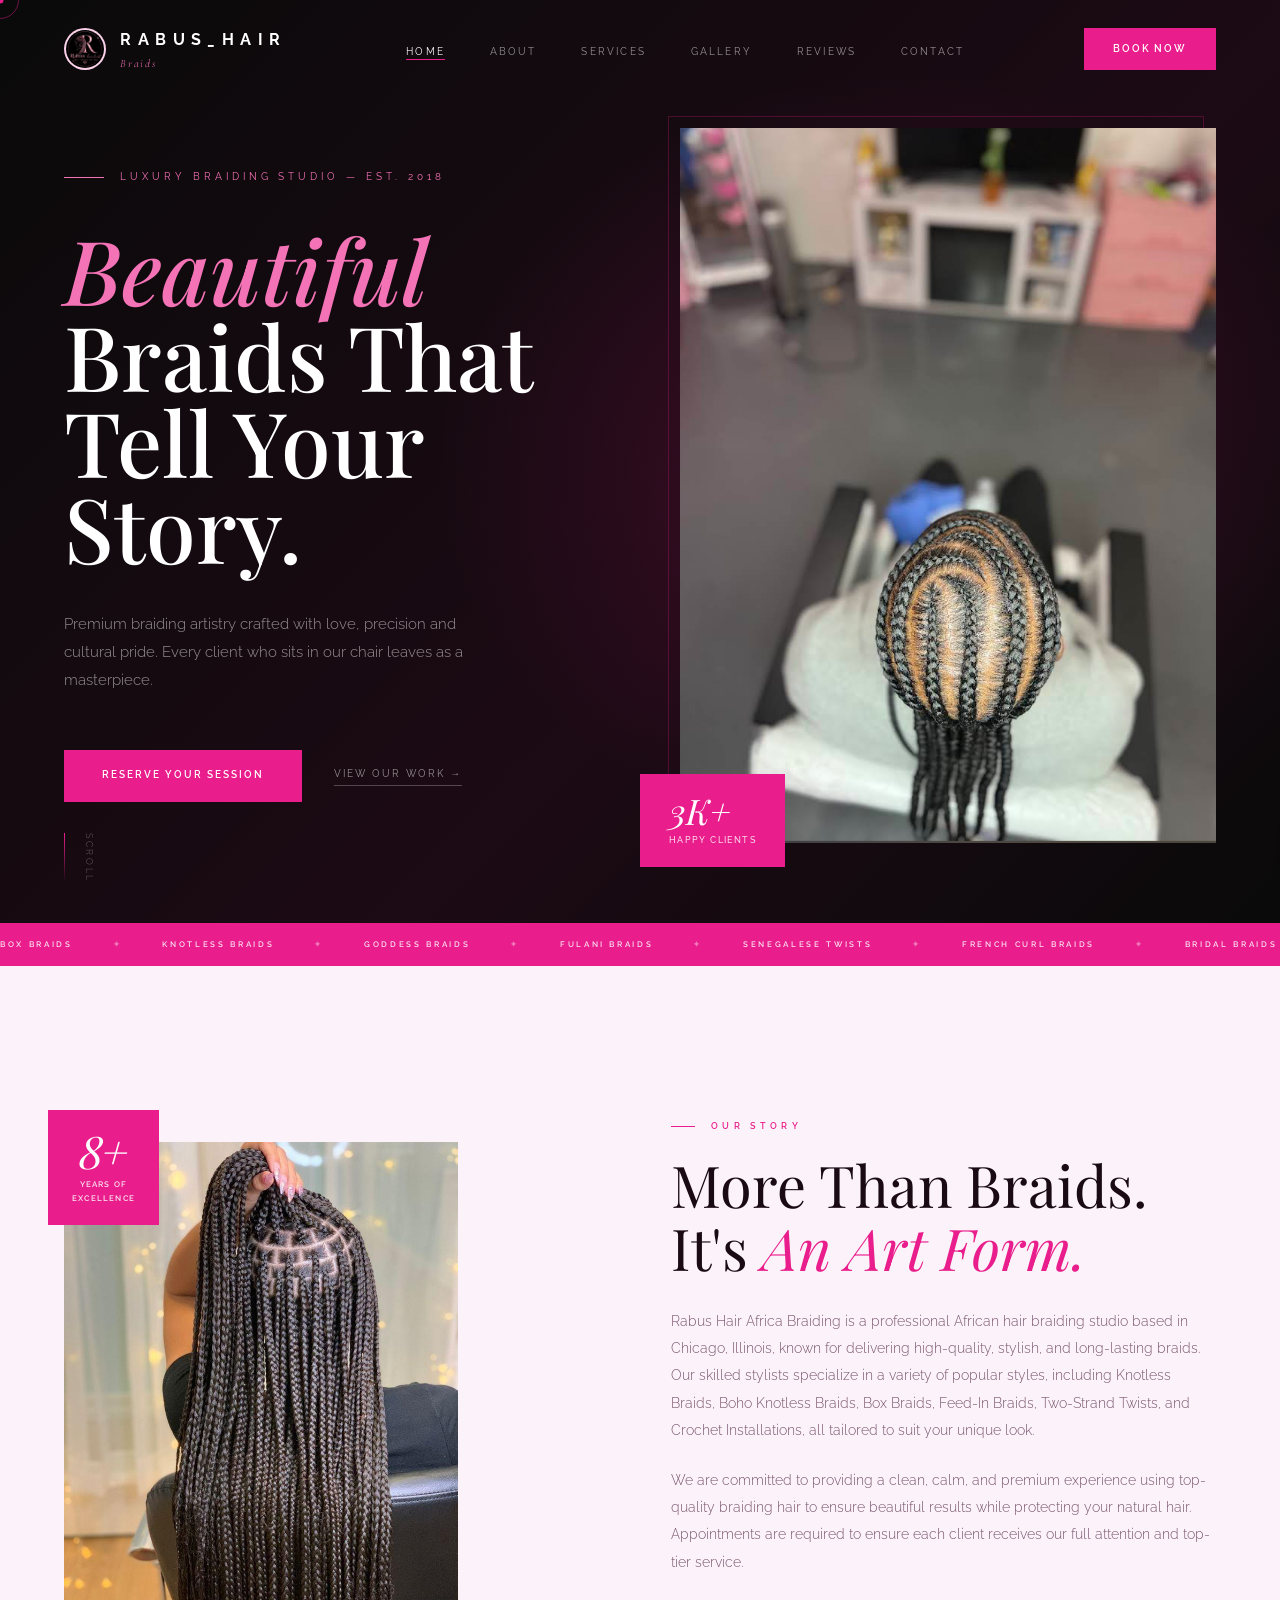
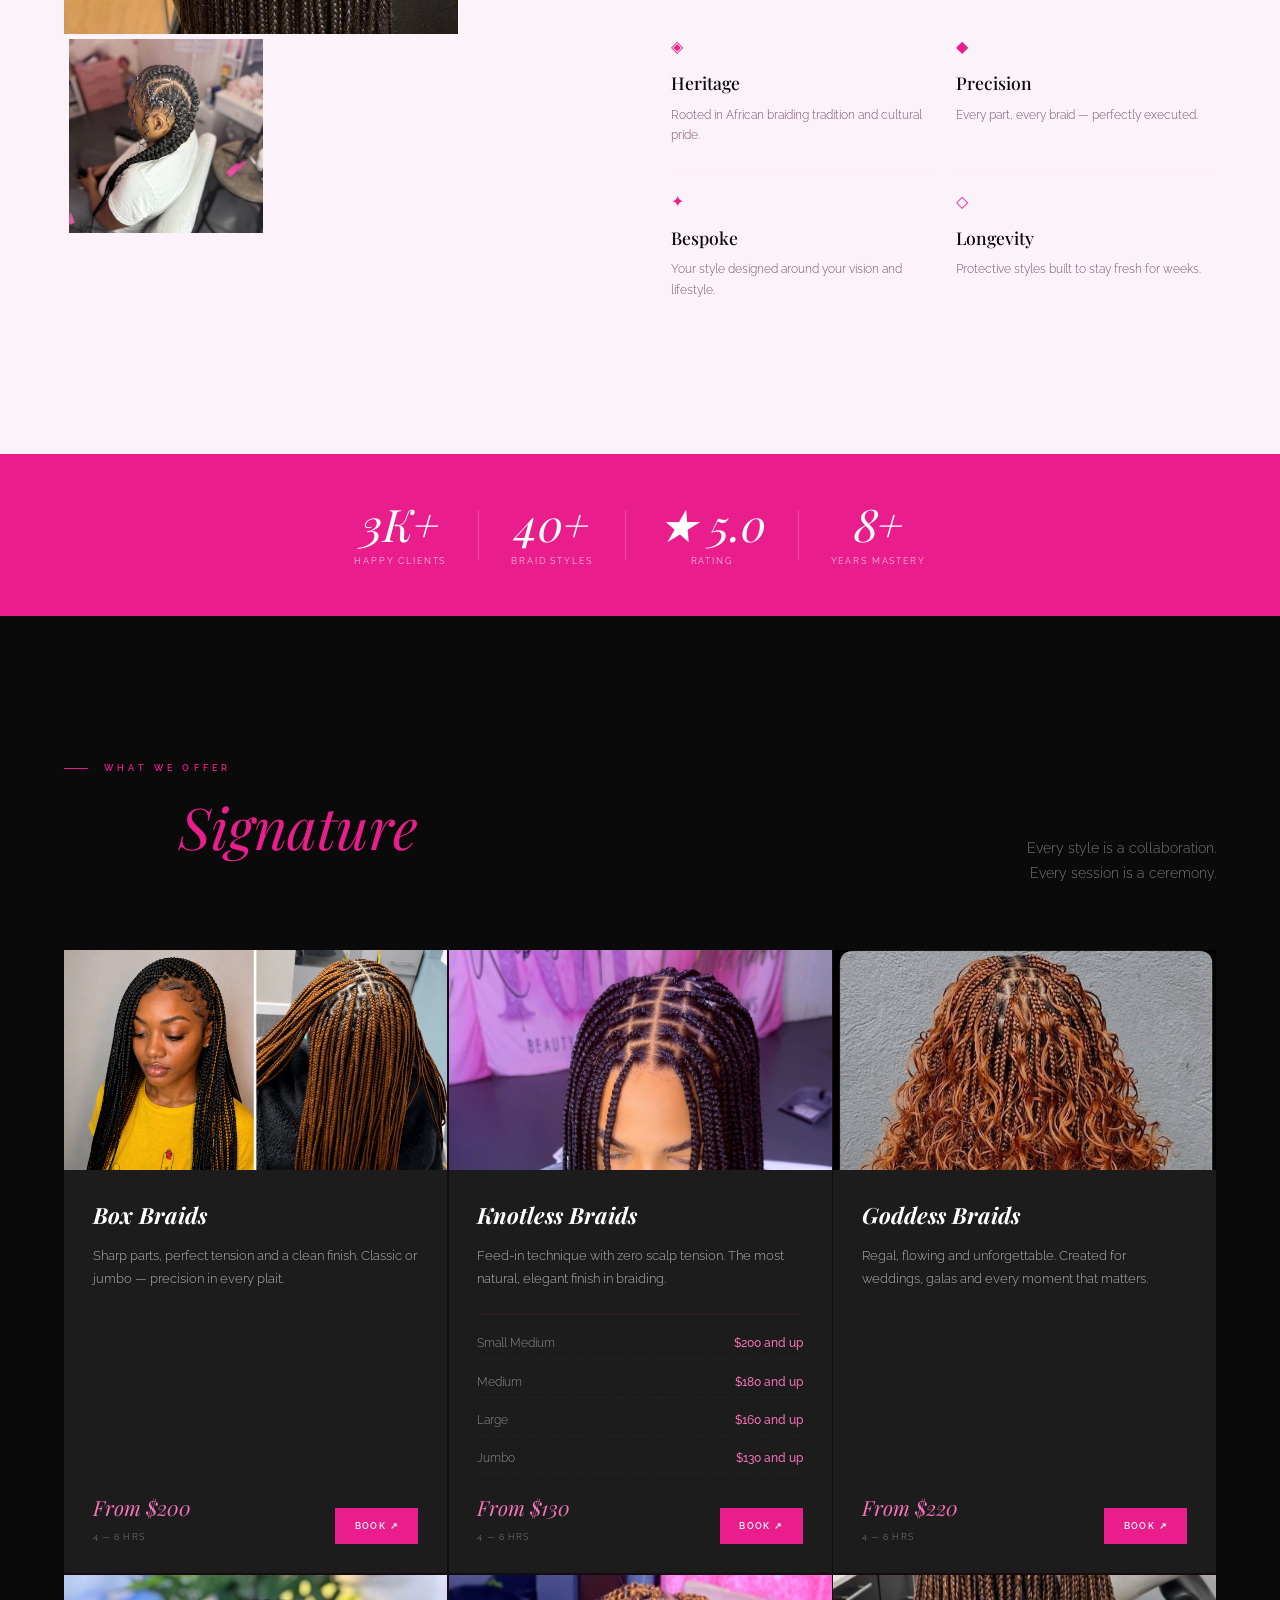
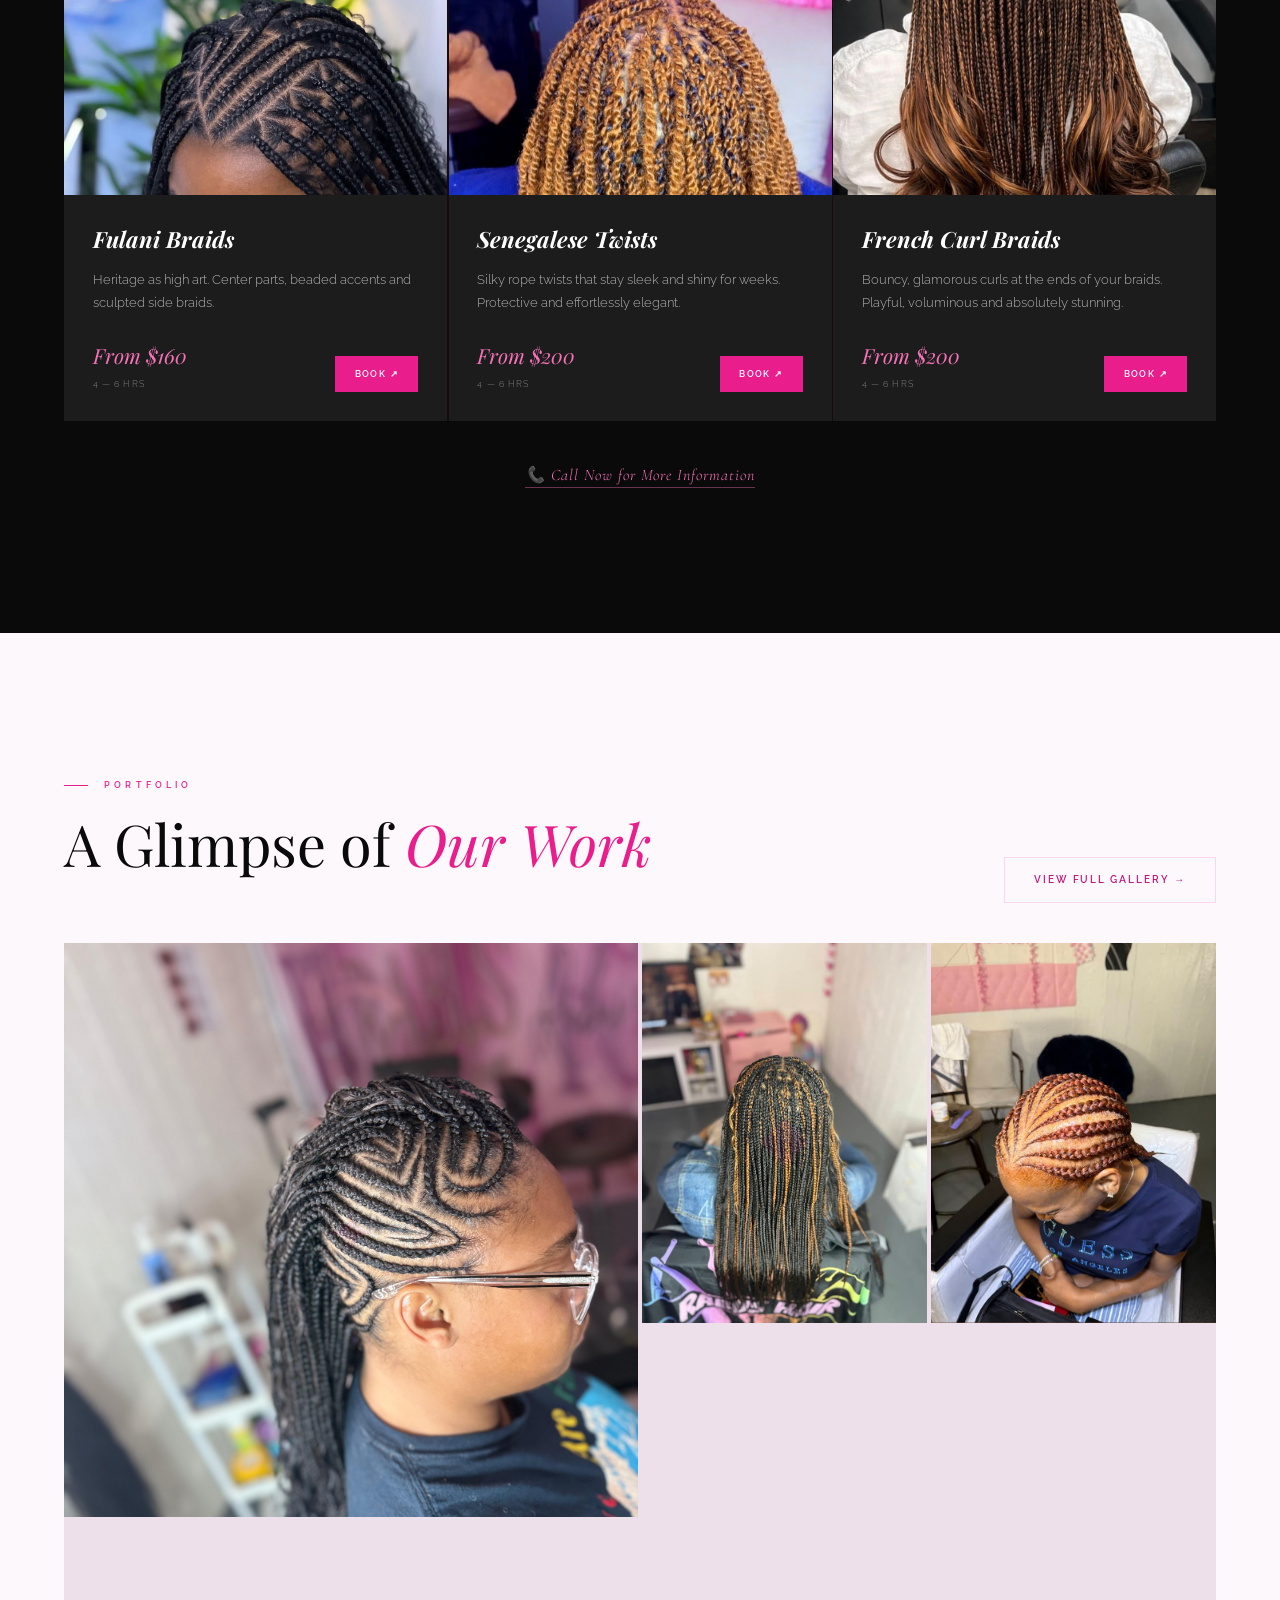
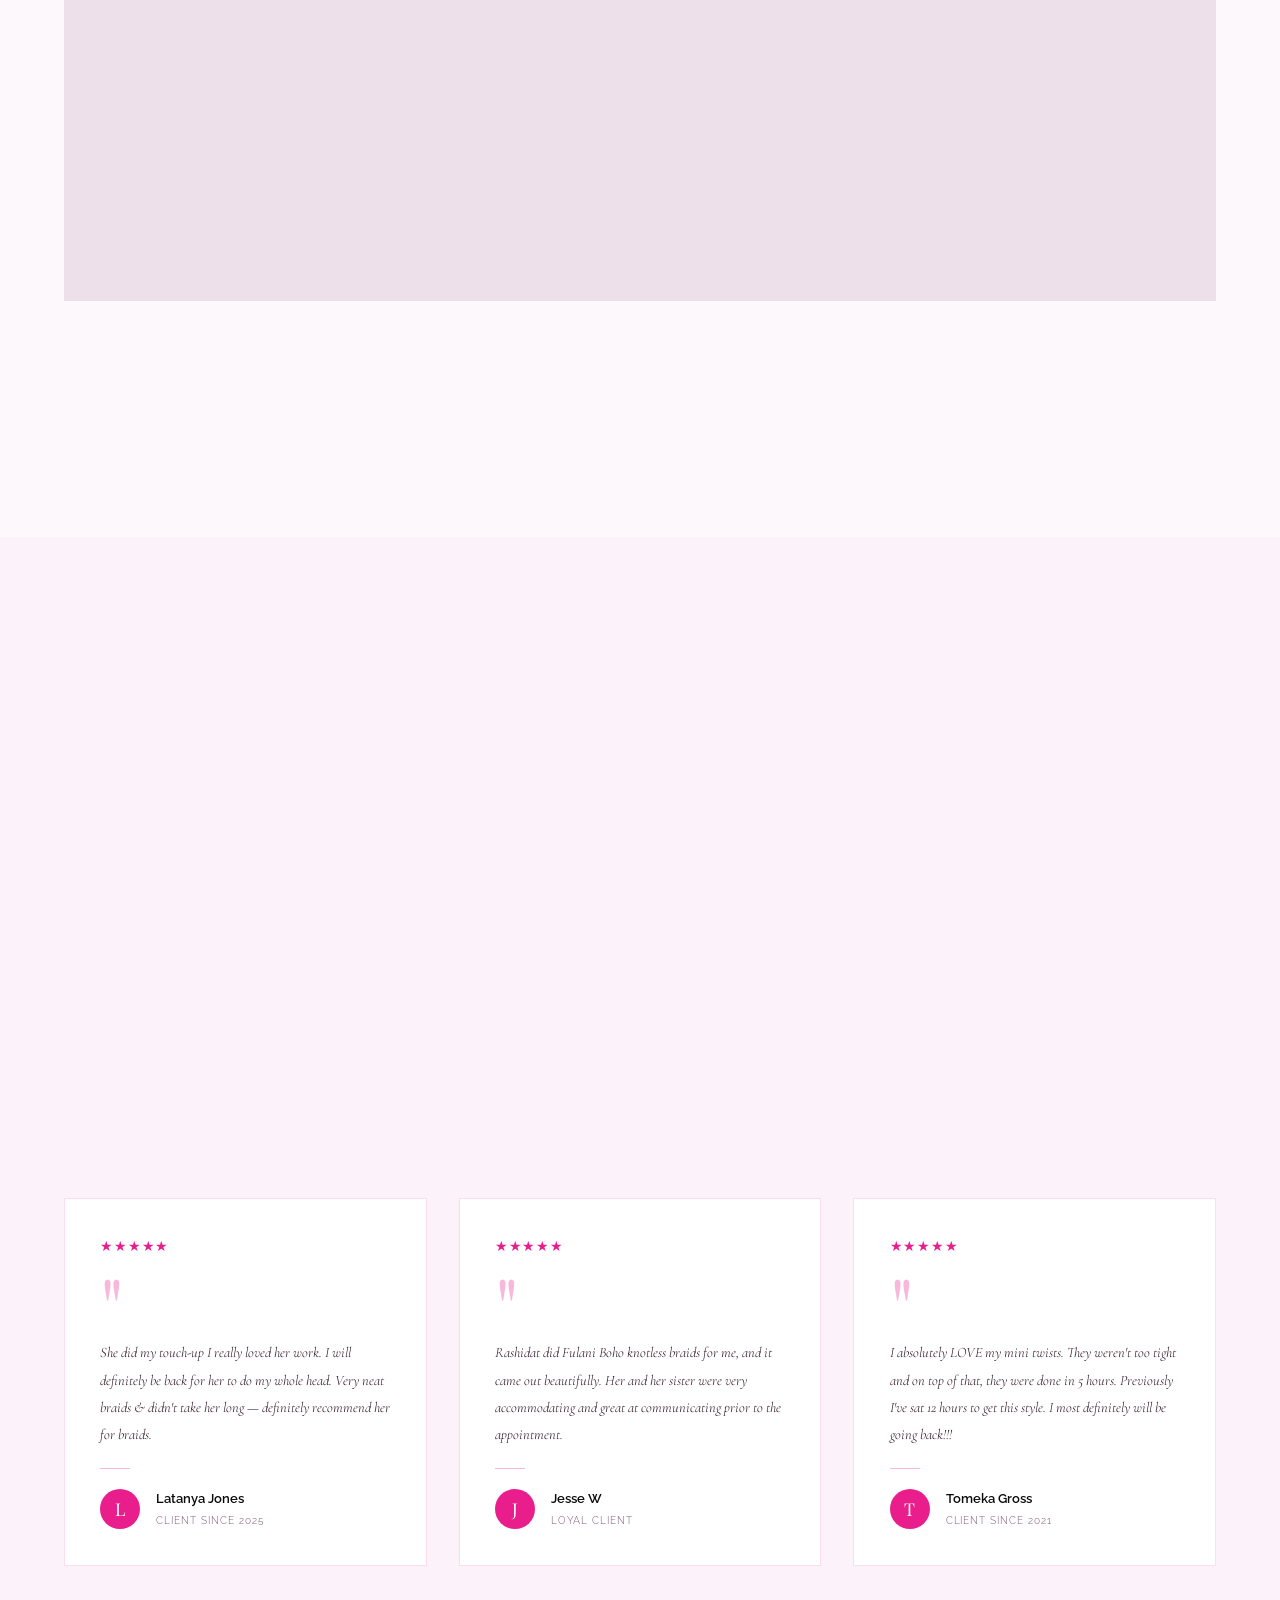
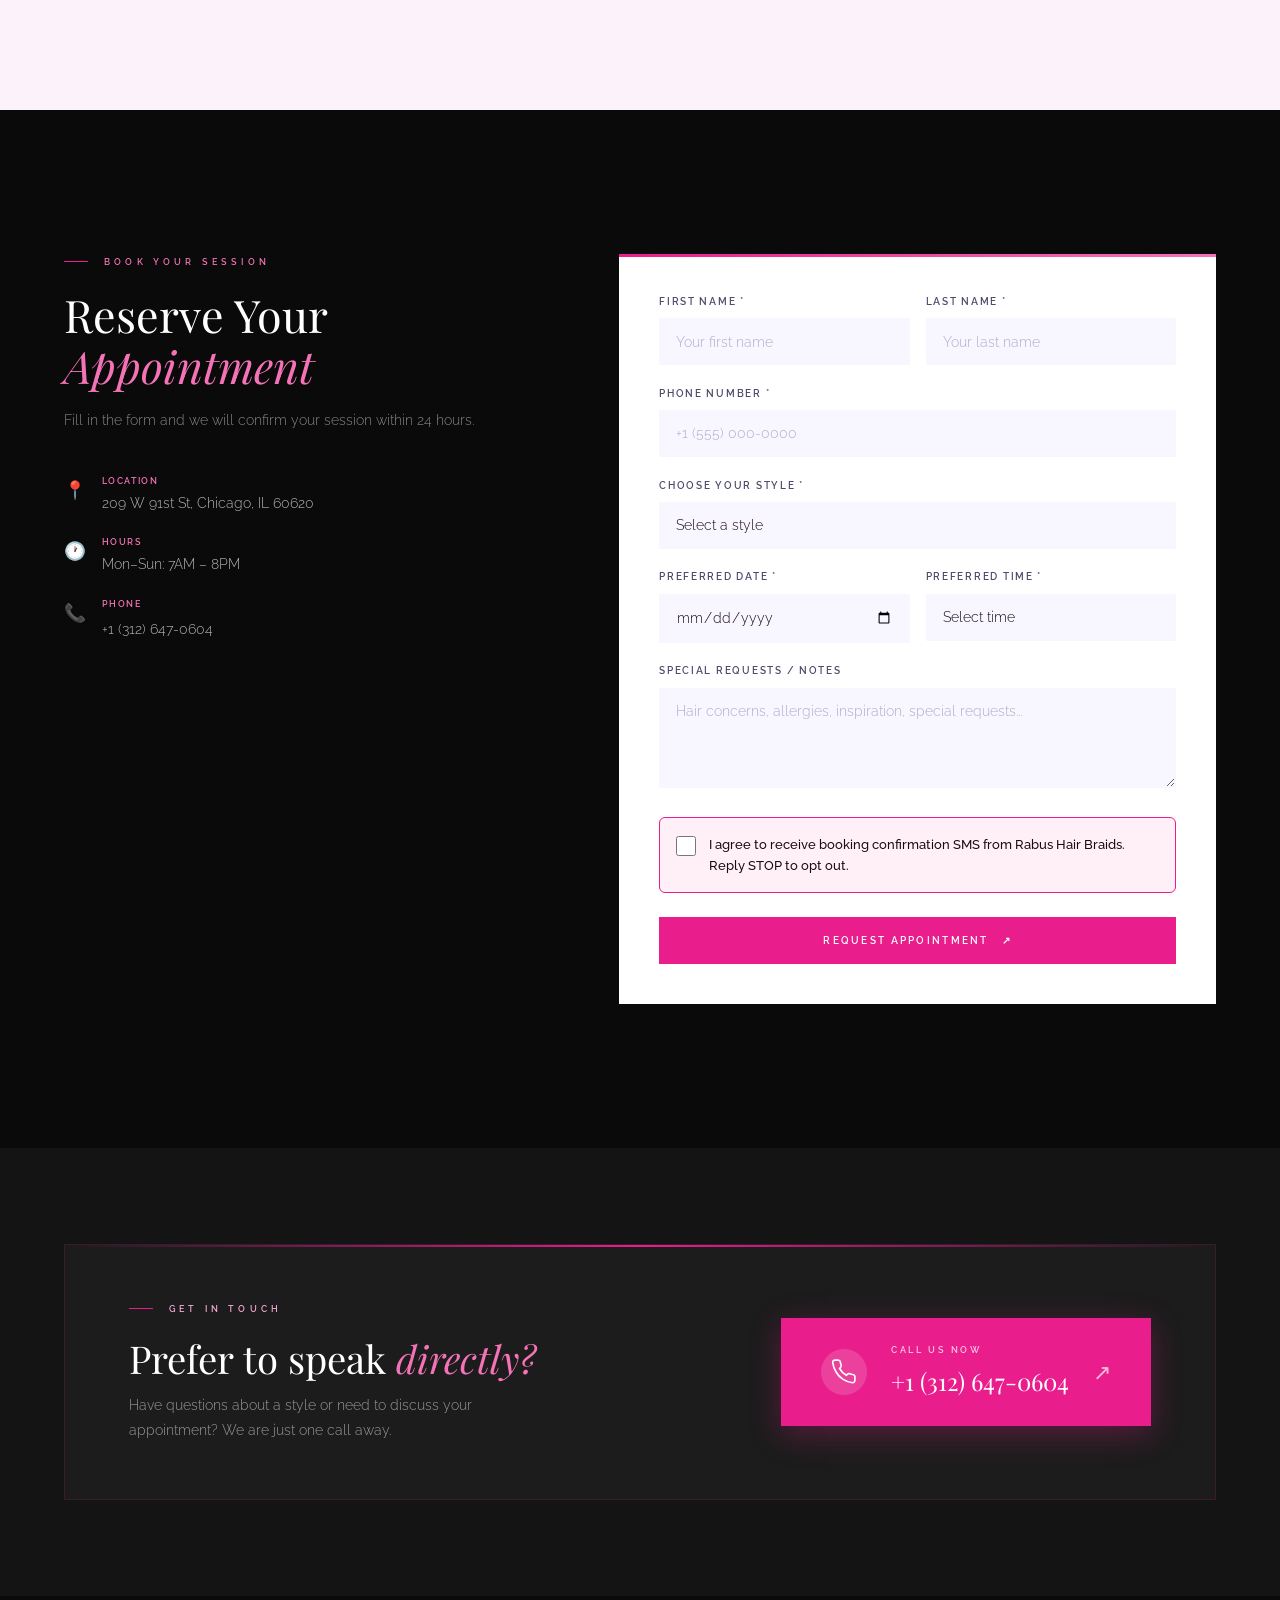
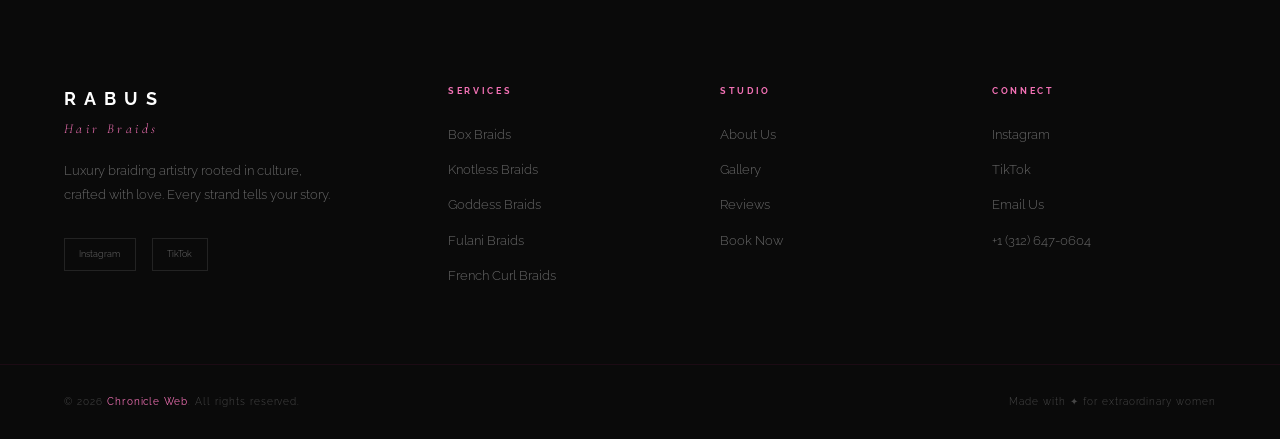
<file: index.html>
<!DOCTYPE html>
<html lang="en">
<head>
  <meta charset="UTF-8">
  <meta name="viewport" content="width=device-width, initial-scale=1.0">
  <title>Rabus Hair Braids — Luxury Braiding Studio</title>
  <link rel="preconnect" href="https://fonts.googleapis.com">
  <link rel="preconnect" href="https://fonts.gstatic.com" crossorigin>
  <link href="https://fonts.googleapis.com/css2?family=Playfair+Display:ital,wght@0,400;0,500;1,400;1,500&family=Raleway:wght@300;400;500;600;700&family=Cormorant+Garamond:ital,wght@0,400;1,400&display=swap" rel="stylesheet">
  <link rel="stylesheet" href="styles.css">
</head>
<body class="page-home">

  <!-- LOADER -->
  <div class="loader" id="loader">
    <div class="loader-box">
      <img src="images/logo.png" alt="Rabus Hair Braids" class="loader-logo">
      <div class="loader-bar-wrap"><div class="loader-bar-fill"></div></div>
      <div class="loader-sub">Luxury Braiding Studio</div>
    </div>
  </div>

  <!-- SUCCESS RECEIPT OVERLAY -->
  <div class="success-overlay" id="successOverlay">
    <div class="success-box">
      <div class="success-ring"><div class="success-tick">✓</div></div>
      <div class="success-burst">
        <span></span><span></span><span></span>
        <span></span><span></span><span></span>
      </div>
      <h2 class="success-title">Booking Received! 🎉</h2>
      <p class="success-msg">Thank you! We will confirm your appointment shortly.</p>
      <div class="receipt">
        <div class="receipt-header">
          <span class="receipt-logo">RABUS</span>
          <span class="receipt-sub">Hair Braids · Booking Receipt</span>
        </div>
        <div class="receipt-divider"></div>
        <div class="receipt-row"><span>Name</span><span id="rName">—</span></div>
        <div class="receipt-row"><span>Phone</span><span id="rPhone">—</span></div>
        <div class="receipt-row"><span>Style</span><span id="rStyle">—</span></div>
        <div class="receipt-row"><span>Date</span><span id="rDate">—</span></div>
        <div class="receipt-row"><span>Time</span><span id="rTime">—</span></div>
        <div class="receipt-row" id="rNotesRow"><span>Notes</span><span id="rNotes">—</span></div>
        <div class="receipt-divider"></div>
        <div class="receipt-footer">We will text you to confirm. See you soon! 💇‍♀️</div>
        <a href="tel:+13126470604" class="receipt-call-btn">
          <svg width="18" height="18" viewBox="0 0 24 24" fill="none" stroke="currentColor" stroke-width="2" stroke-linecap="round" stroke-linejoin="round"><path d="M22 16.92v3a2 2 0 0 1-2.18 2 19.79 19.79 0 0 1-8.63-3.07A19.5 19.5 0 0 1 4.69 12 19.79 19.79 0 0 1 1.61 3.41 2 2 0 0 1 3.6 1h3a2 2 0 0 1 2 1.72c.127.96.361 1.903.7 2.81a2 2 0 0 1-.45 2.11L7.91 8.76a16 16 0 0 0 6.29 6.29l.97-.97a2 2 0 0 1 2.11-.45c.907.339 1.85.573 2.81.7A2 2 0 0 1 22 16.92z"/></svg>
          Call Us Now — +1 (312) 647-0604
        </a>
      </div>
      <button class="success-btn" onclick="closeSuccess()">Done</button>
    </div>
  </div>

  <!-- CURSOR (desktop only) -->
  <div class="cursor" id="cursor">
    <div class="cur-ring"></div>
    <div class="cur-dot"></div>
  </div>

  <!-- TOP NAV -->
  <nav id="nav">
    <a href="index.html" class="nav-logo">
      <div class="nav-logo-img">
        <img src="images/logo.png" alt="Rabus Logo">
      </div>
      <div class="nav-logo-text">
        <span class="logo-name">Rabus_Hair</span>
        <span class="logo-tag"> Braids</span>
      </div>
    </a>
    <ul class="nav-links">
      <li><a href="#hero" class="nav-active">Home</a></li>
      <li><a href="#about">About</a></li>
      <li><a href="#services">Services</a></li>
      <li><a href="gallery.html">Gallery</a></li>
      <li><a href="#reviews">Reviews</a></li>
      <li><a href="#booking">Contact</a></li>
    </ul>
    <a href="#booking" class="nav-book">Book Now</a>
    <button class="nav-burger" id="burger" aria-label="Menu">
      <span></span><span></span><span></span>
    </button>
  </nav>

  <!-- MOBILE MENU -->
  <div class="mob-menu" id="mobMenu">
    <a href="#hero"        class="mob-link">Home</a>
    <a href="#about"       class="mob-link">About</a>
    <a href="#services"    class="mob-link">Services</a>
    <a href="gallery.html" class="mob-link">Gallery</a>
    <a href="#reviews"     class="mob-link">Reviews</a>
    <a href="#booking"     class="mob-link mob-book">Book Now</a>
  </div>

  <!-- HERO -->
  <section id="hero">
    <div class="hero-overlay"></div>
    <div class="hero-inner">
      <div class="hero-text">
        <div class="hero-tag">
          <span class="tag-line"></span>
          <span class="tag-words">Luxury Braiding Studio — Est. 2018</span>
        </div>
        <h1 class="hero-title">
          <span class="ht italic">Beautiful</span>
          <span class="ht">Braids That</span>
          <span class="ht">Tell Your Story.</span>
        </h1>
        <p class="hero-desc">Premium braiding artistry crafted with love, precision and cultural pride. Every client who sits in our chair leaves as a masterpiece.</p>
        <div class="hero-actions">
          <a href="#booking" class="btn-pink">Reserve Your Session</a>
          <a href="gallery.html" class="btn-clear">View Our Work →</a>
        </div>
      </div>
      <div class="hero-photo-wrap" id="heroWrap">
        <img src="images/hero.jpg" alt="Rabus Hair Braids" class="hero-photo">
        <div class="hero-stat">
          <div class="stat-big">3K+</div>
          <div class="stat-sm">Happy Clients</div>
        </div>
      </div>
    </div>
    <div class="hero-scroll-hint">
      <div class="scroll-bar"></div>
      <span>Scroll</span>
    </div>
  </section>

  <!-- TICKER -->
  <div class="ticker-wrap">
    <div class="ticker-inner">
      <span>BOX BRAIDS</span><span class="sep">✦</span>
      <span>KNOTLESS BRAIDS</span><span class="sep">✦</span>
      <span>GODDESS BRAIDS</span><span class="sep">✦</span>
      <span>FULANI BRAIDS</span><span class="sep">✦</span>
      <span>SENEGALESE TWISTS</span><span class="sep">✦</span>
      <span>FRENCH CURL BRAIDS</span><span class="sep">✦</span>
      <span>BRIDAL BRAIDS</span><span class="sep">✦</span>
      <span>BOX BRAIDS</span><span class="sep">✦</span>
      <span>KNOTLESS BRAIDS</span><span class="sep">✦</span>
      <span>GODDESS BRAIDS</span><span class="sep">✦</span>
      <span>FULANI BRAIDS</span><span class="sep">✦</span>
      <span>SENEGALESE TWISTS</span><span class="sep">✦</span>
      <span>FRENCH CURL BRAIDS</span><span class="sep">✦</span>
      <span>BRIDAL BRAIDS</span><span class="sep">✦</span>
    </div>
  </div>

  <!-- ABOUT -->
  <section id="about">
    <div class="wrap">
      <div class="about-grid">
        <div class="about-imgs reveal">
          <div class="ab-big">
            <img src="images/about-main.jpg" alt="Rabus Studio" onerror="this.style.display='none';this.nextElementSibling.style.display='flex'">
            <div class="ab-fallback">R</div>
          </div>
          <div class="ab-small">
            <img src="images/about-small.jpg" alt="Braiding detail" onerror="this.style.display='none';this.nextElementSibling.style.display='flex'">
            <div class="ab-fallback" style="font-size:2rem">✦</div>
          </div>
          <div class="ab-badge">
            <div class="ab-num">8+</div>
            <div class="ab-lbl">Years of<br>Excellence</div>
          </div>
        </div>
        <div class="about-words">
          <p class="eyebrow reveal">Our Story</p>
          <h2 class="sec-title reveal r1">More Than Braids.<br>It's <em>An Art Form.</em></h2>
          <p class="body-text reveal r2">Rabus Hair Africa Braiding is a professional African hair braiding studio based in Chicago, Illinois, known for delivering high-quality, stylish, and long-lasting braids. Our skilled stylists specialize in a variety of popular styles, including Knotless Braids, Boho Knotless Braids, Box Braids, Feed-In Braids, Two-Strand Twists, and Crochet Installations, all tailored to suit your unique look.</p>
          <p class="body-text reveal r2">We are committed to providing a clean, calm, and premium experience using top-quality braiding hair to ensure beautiful results while protecting your natural hair. Appointments are required to ensure each client receives our full attention and top-tier service.</p>
          <div class="pillars reveal r3">
            <div class="pillar">
              <div class="pillar-icon">◈</div>
              <div class="pillar-name">Heritage</div>
              <div class="pillar-desc">Rooted in African braiding tradition and cultural pride.</div>
            </div>
            <div class="pillar">
              <div class="pillar-icon">◆</div>
              <div class="pillar-name">Precision</div>
              <div class="pillar-desc">Every part, every braid — perfectly executed.</div>
            </div>
            <div class="pillar">
              <div class="pillar-icon">✦</div>
              <div class="pillar-name">Bespoke</div>
              <div class="pillar-desc">Your style designed around your vision and lifestyle.</div>
            </div>
            <div class="pillar">
              <div class="pillar-icon">◇</div>
              <div class="pillar-name">Longevity</div>
              <div class="pillar-desc">Protective styles built to stay fresh for weeks.</div>
            </div>
          </div>
        </div>
      </div>
    </div>
  </section>

  <!-- STATS -->
  <div class="stats-band">
    <div class="wrap stats-row">
      <div class="s-item reveal"><div class="s-num">3K+</div><div class="s-lbl">Happy Clients</div></div>
      <div class="s-div"></div>
      <div class="s-item reveal r1"><div class="s-num">40+</div><div class="s-lbl">Braid Styles</div></div>
      <div class="s-div"></div>
      <div class="s-item reveal r2"><div class="s-num">★ 5.0</div><div class="s-lbl">Rating</div></div>
      <div class="s-div"></div>
      <div class="s-item reveal r3"><div class="s-num">8+</div><div class="s-lbl">Years Mastery</div></div>
    </div>
  </div>

  <!-- SERVICES -->
  <section id="services">
    <div class="wrap">
      <div class="svc-top">
        <div>
          <p class="eyebrow reveal">What We Offer</p>
          <h2 class="sec-title dark reveal r1">Our <em>Signature</em> Services</h2>
        </div>
        <p class="svc-sub reveal">Every style is a collaboration.<br>Every session is a ceremony.</p>
      </div>
      <div class="svc-grid">

        <div class="svc-card reveal">
          <div class="svc-img">
            <img src="images/svc-box-braids.jpg" alt="Box Braids" onerror="this.style.display='none';this.nextElementSibling.style.display='flex'">
            <div class="svc-img-ph">◈</div>
          </div>
          <div class="svc-body">
            <h3 class="svc-name">Box Braids</h3>
            <p class="svc-desc">Sharp parts, perfect tension and a clean finish. Classic or jumbo — precision in every plait.</p>
            <div class="svc-foot">
              <div><div class="svc-price">From $200</div><div class="svc-time">4 — 6 hrs</div></div>
              <a href="#booking" class="svc-btn">Book ↗</a>
            </div>
          </div>
        </div>

        <div class="svc-card reveal r1">
          <div class="svc-img">
            <img src="images/svc-knotless.jpg" alt="Knotless Braids" onerror="this.style.display='none';this.nextElementSibling.style.display='flex'">
            <div class="svc-img-ph">◆</div>
          </div>
          <div class="svc-body">
            <h3 class="svc-name">Knotless Braids</h3>
            <p class="svc-desc">Feed-in technique with zero scalp tension. The most natural, elegant finish in braiding.</p>
            <ul class="svc-sizes">
              <li><span>Small Medium</span><span>$200 and up</span></li>
              <li><span>Medium</span><span>$180 and up</span></li>
              <li><span>Large</span><span>$160 and up</span></li>
              <li><span>Jumbo</span><span>$130 and up</span></li>
            </ul>
            <div class="svc-foot">
              <div><div class="svc-price">From $130</div><div class="svc-time">4 — 6 hrs</div></div>
              <a href="#booking" class="svc-btn">Book ↗</a>
            </div>
          </div>
        </div>

        <div class="svc-card reveal r2">
          <div class="svc-img">
            <img src="images/svc-goddess.jpg" alt="Goddess Braids" onerror="this.style.display='none';this.nextElementSibling.style.display='flex'">
            <div class="svc-img-ph">✦</div>
          </div>
          <div class="svc-body">
            <h3 class="svc-name">Goddess Braids</h3>
            <p class="svc-desc">Regal, flowing and unforgettable. Created for weddings, galas and every moment that matters.</p>
            <div class="svc-foot">
              <div><div class="svc-price">From $220</div><div class="svc-time">4 — 6 hrs</div></div>
              <a href="#booking" class="svc-btn">Book ↗</a>
            </div>
          </div>
        </div>

        <div class="svc-card reveal">
          <div class="svc-img">
            <img src="images/svc-fulani.jpg" alt="Fulani Braids" onerror="this.style.display='none';this.nextElementSibling.style.display='flex'">
            <div class="svc-img-ph">◇</div>
          </div>
          <div class="svc-body">
            <h3 class="svc-name">Fulani Braids</h3>
            <p class="svc-desc">Heritage as high art. Center parts, beaded accents and sculpted side braids.</p>
            <div class="svc-foot">
              <div><div class="svc-price">From $160</div><div class="svc-time">4 — 6 hrs</div></div>
              <a href="#booking" class="svc-btn">Book ↗</a>
            </div>
          </div>
        </div>

        <div class="svc-card reveal r1">
          <div class="svc-img">
            <img src="images/svc-twists.jpg" alt="Senegalese Twists" onerror="this.style.display='none';this.nextElementSibling.style.display='flex'">
            <div class="svc-img-ph">◉</div>
          </div>
          <div class="svc-body">
            <h3 class="svc-name">Senegalese Twists</h3>
            <p class="svc-desc">Silky rope twists that stay sleek and shiny for weeks. Protective and effortlessly elegant.</p>
            <div class="svc-foot">
              <div><div class="svc-price">From $200</div><div class="svc-time">4 — 6 hrs</div></div>
              <a href="#booking" class="svc-btn">Book ↗</a>
            </div>
          </div>
        </div>

        <div class="svc-card reveal r2">
          <div class="svc-img">
            <img src="images/svc-french-curl.jpg" alt="French Curl Braids" onerror="this.style.display='none';this.nextElementSibling.style.display='flex'">
            <div class="svc-img-ph">◐</div>
          </div>
          <div class="svc-body">
            <h3 class="svc-name">French Curl Braids</h3>
            <p class="svc-desc">Bouncy, glamorous curls at the ends of your braids. Playful, voluminous and absolutely stunning.</p>
            <div class="svc-foot">
              <div><div class="svc-price">From $200</div><div class="svc-time">4 — 6 hrs</div></div>
              <a href="#booking" class="svc-btn">Book ↗</a>
            </div>
          </div>
        </div>

      </div>
      <div class="svc-callout reveal">
        <a href="tel:+13126470604" class="svc-callout-btn">📞 Call Now for More Information</a>
      </div>
    </div>
  </section>

  <!-- GALLERY PREVIEW — 6 images, correct g-tags -->
  <section id="gallery-preview">
    <div class="wrap">
      <div class="gp-head">
        <div>
          <p class="eyebrow reveal">Portfolio</p>
          <h2 class="sec-title dark reveal r1">A Glimpse of <em>Our Work</em></h2>
        </div>
        <a href="gallery.html" class="view-all reveal">View Full Gallery →</a>
      </div>
      <div class="gp-grid">
        <!-- gallery1 = Intricate Cornrow -->
        <div class="gp-card big reveal">
          <img loading="lazy" src="images/gallery1.jpg" alt="Intricate Cornrow">
          <div class="gp-ph">✦</div>
          <div class="gp-info"><span class="gp-name">Intricate Cornrow</span><span class="gp-cat">Signature Style</span></div>
          <a href="gallery.html" class="gp-cover"></a>
        </div>
        <!-- gallery8 = Knotless Braids -->
        <div class="gp-card reveal r1">
          <img loading="lazy" src="images/gallery8.jpg" alt="Knotless Braids">
          <div class="gp-ph">◆</div>
          <div class="gp-info"><span class="gp-name">Knotless Braids</span><span class="gp-cat">Best Seller</span></div>
          <a href="gallery.html" class="gp-cover"></a>
        </div>
        <!-- gallery4 = Goddess Braids -->
        <div class="gp-card reveal r2">
          <img loading="lazy" src="images/gallery4.jpg" alt="Goddess Braids">
          <div class="gp-ph">✧</div>
          <div class="gp-info"><span class="gp-name">Goddess Braids</span><span class="gp-cat">Bridal Edition</span></div>
          <a href="gallery.html" class="gp-cover"></a>
        </div>
        <!-- gallery6 = Fulani Braids -->
        <div class="gp-card reveal r3">
          <img loading="lazy" src="images/gallery6.jpg" alt="Fulani Braids">
          <div class="gp-ph">◇</div>
          <div class="gp-info"><span class="gp-name">Fulani Braids</span><span class="gp-cat">Heritage Style</span></div>
          <a href="gallery.html" class="gp-cover"></a>
        </div>
      </div>
      <div class="gp-cta reveal">
        <a href="gallery.html" class="btn-pink">See All 22 Styles →</a>
      </div>
    </div>
  </section>

  <!-- REVIEWS -->
  <section id="reviews">
    <div class="wrap">
      <p class="eyebrow reveal">Testimonials</p>
      <h2 class="sec-title dark reveal r1">What Our <em>Clients</em> Say</h2>
      <div class="rv-top">
        <div class="rv-card dark reveal">
          <div class="rv-stars">★★★★★</div>
          <div class="rv-q">"</div>
          <p class="rv-text">I definitely recommend Abby. She never fails at any style. She have me right with my braids and protective styles for my hair. She very versatile with styles for me and my kids.</p>
          <div class="rv-line"></div>
          <div class="rv-who"><div class="rv-av">A</div><div><div class="rv-name">Amber Goodman</div><div class="rv-role">Verified Client</div></div></div>
        </div>
        <div class="rv-card reveal r1">
          <div class="rv-stars">★★★★★</div>
          <div class="rv-q">"</div>
          <p class="rv-text">I found her on Google, so I was skeptical. My hair came out better than I expected. I got so many compliments. Yes, I was very cute for my birthday. She was very accommodating and efficient. Thanks</p>
          <div class="rv-line"></div>
          <div class="rv-who"><div class="rv-av">S</div><div><div class="rv-name">Sandy Jackson</div><div class="rv-role">Loyal Client</div></div></div>
        </div>
      </div>
      <div class="rv-bottom">
        <div class="rv-card reveal">
          <div class="rv-stars">★★★★★</div>
          <div class="rv-q">"</div>
          <p class="rv-text">She did my touch-up I really loved her work. I will definitely be back for her to do my whole head. Very neat braids & didn't take her long — definitely recommend her for braids.</p>
          <div class="rv-line"></div>
          <div class="rv-who"><div class="rv-av">L</div><div><div class="rv-name">Latanya Jones</div><div class="rv-role">Client since 2025</div></div></div>
        </div>
        <div class="rv-card reveal r1">
          <div class="rv-stars">★★★★★</div>
          <div class="rv-q">"</div>
          <p class="rv-text">Rashidat did Fulani Boho knotless braids for me, and it came out beautifully. Her and her sister were very accommodating and great at communicating prior to the appointment.</p>
          <div class="rv-line"></div>
          <div class="rv-who"><div class="rv-av">J</div><div><div class="rv-name">Jesse W</div><div class="rv-role">Loyal Client</div></div></div>
        </div>
        <div class="rv-card reveal r2">
          <div class="rv-stars">★★★★★</div>
          <div class="rv-q">"</div>
          <p class="rv-text">I absolutely LOVE my mini twists. They weren't too tight and on top of that, they were done in 5 hours. Previously I've sat 12 hours to get this style. I most definitely will be going back!!!</p>
          <div class="rv-line"></div>
          <div class="rv-who"><div class="rv-av">T</div><div><div class="rv-name">Tomeka Gross</div><div class="rv-role">Client since 2021</div></div></div>
        </div>
      </div>
    </div>
  </section>

  <!-- BOOKING — scrolls down, same page -->
  <section id="booking">
    <div class="wrap">
      <div class="booking-grid">

        <div class="booking-left">
          <p class="eyebrow" style="color:var(--pink-light)">Book Your Session</p>
          <h2 class="bk-title">Reserve Your <em>Appointment</em></h2>
          <p class="bk-desc">Fill in the form and we will confirm your session within 24 hours.</p>
          <div class="bk-info">
            <div class="bk-info-item">
              <div class="bk-icon">📍</div>
              <div>
                <div class="bk-label">Location</div>
                <!-- Replace with real address -->
                <div class="bk-val">209 W 91st St, Chicago, IL 60620</div>
              </div>
            </div>
            <div class="bk-info-item">
              <div class="bk-icon">🕐</div>
              <div>
                <div class="bk-label">Hours</div>
                <div class="bk-val">Mon–Sun: 7AM – 8PM</div>
              </div>
            </div>
            <div class="bk-info-item">
              <div class="bk-icon">📞</div>
              <div>
                <div class="bk-label">Phone</div>
                <a href="tel:+13126470604" class="bk-val bk-phone">+1 (312) 647-0604</a>
              </div>
            </div>
          </div>
        </div>

        <div class="booking-right">
          <form class="bk-form" id="bkForm">
            <div class="f-row">
              <div class="f-group">
                <label>First Name *</label>
                <input type="text" id="bkFirst" placeholder="Your first name" required>
              </div>
              <div class="f-group">
                <label>Last Name *</label>
                <input type="text" id="bkLast" placeholder="Your last name" required>
              </div>
            </div>
            <div class="f-group">
              <label>Phone Number *</label>
              <input type="tel" id="bkPhone" placeholder="+1 (555) 000-0000" required>
            </div>
            <div class="f-group">
              <label>Choose Your Style *</label>
              <select id="bkStyle" required>
                <option value="" disabled selected>Select a style</option>
                <option value="Box Braids">Box Braids — From $200</option>
                <optgroup label="── Knotless Braids ──">
                  <option value="Knotless Braids – Small Medium">Knotless Braids Small Medium — From $200</option>
                  <option value="Knotless Braids – Medium">Knotless Braids Medium — From $180</option>
                  <option value="Knotless Braids – Large">Knotless Braids Large — From $160</option>
                  <option value="Knotless Braids – Jumbo">Knotless Braids Jumbo — From $130</option>
                </optgroup>
                <option value="Goddess Braids">Goddess Braids — From $220</option>
                <option value="Fulani Braids">Fulani Braids — From $160</option>
                <option value="Senegalese Twists">Senegalese Twists — From $200</option>
                <option value="French Curl Braids">French Curl Braids — From $200</option>
              </select>
            </div>
            <div class="f-row">
              <div class="f-group">
                <label>Preferred Date *</label>
                <input type="date" id="bkDate" required>
              </div>
              <div class="f-group">
                <label>Preferred Time *</label>
                <select id="bkTime" required>
                  <option value="" disabled selected>Select time</option>
                  <option>9:00 AM</option><option>10:00 AM</option>
                  <option>11:00 AM</option><option>12:00 PM</option>
                  <option>1:00 PM</option><option>2:00 PM</option>
                  <option>3:00 PM</option><option>4:00 PM</option>
                  <option>5:00 PM</option>
                </select>
              </div>
            </div>
            <div class="f-group">
              <label>Special Requests / Notes</label>
              <textarea id="bkNotes" placeholder="Hair concerns, allergies, inspiration, special requests..."></textarea>
            </div>
            <div class="f-group consent-group">
              <label class="consent-label">
                <input type="checkbox" id="bkConsent" required>
                <span>I agree to receive booking confirmation SMS from Rabus Hair Braids. Reply STOP to opt out.</span>
              </label>
            </div>
            <button type="button" class="bk-submit" id="bkSubmit" onclick="submitBooking()">
              <span id="bkSubmitTxt">Request Appointment</span>
              <span>↗</span>
            </button>
          </form>
        </div>

      </div>
    </div>
  </section>

  <!-- CALL SECTION -->
  <section id="call-section">
    <div class="wrap">
      <div class="call-box reveal">
        <div class="call-words">
          <p class="eyebrow" style="color:#F9A8D4">Get In Touch</p>
          <h2 class="call-title">Prefer to speak <em>directly?</em></h2>
          <p class="call-desc">Have questions about a style or need to discuss your appointment? We are just one call away.</p>
        </div>
        <a href="tel:+13126470604" class="call-btn">
          <div class="call-icon">
            <svg width="26" height="26" viewBox="0 0 24 24" fill="none" stroke="currentColor" stroke-width="1.5" stroke-linecap="round" stroke-linejoin="round">
              <path d="M22 16.92v3a2 2 0 0 1-2.18 2 19.79 19.79 0 0 1-8.63-3.07A19.5 19.5 0 0 1 4.69 12 19.79 19.79 0 0 1 1.61 3.41 2 2 0 0 1 3.6 1h3a2 2 0 0 1 2 1.72c.127.96.361 1.903.7 2.81a2 2 0 0 1-.45 2.11L7.91 8.76a16 16 0 0 0 6.29 6.29l.97-.97a2 2 0 0 1 2.11-.45c.907.339 1.85.573 2.81.7A2 2 0 0 1 22 16.92z"/>
            </svg>
          </div>
          <div class="call-info">
            <span class="call-label">Call Us Now</span>
            <span class="call-number">+1 (312) 647-0604</span>
          </div>
          <span class="call-arrow">↗</span>
        </a>
      </div>
    </div>
  </section>

  <!-- FOOTER -->
  <footer>
    <div class="footer-top">
      <div class="wrap footer-grid">
        <div class="ft-brand">
          <a href="index.html" class="ft-logo">
            <span>RABUS</span><em>Hair Braids</em>
          </a>
          <p>Luxury braiding artistry rooted in culture, crafted with love. Every strand tells your story.</p>
          <div class="ft-social">
            <a href="https://www.instagram.com/rabus_hair" target="_blank" rel="noopener">Instagram</a>
            <a href="https://www.tiktok.com/@rabus_hair" target="_blank" rel="noopener">TikTok</a>
          </div>
        </div>
        <div class="ft-col">
          <h4>Services</h4>
          <a href="#services">Box Braids</a>
          <a href="#services">Knotless Braids</a>
          <a href="#services">Goddess Braids</a>
          <a href="#services">Fulani Braids</a>
          <a href="#services">French Curl Braids</a>
        </div>
        <div class="ft-col">
          <h4>Studio</h4>
          <a href="#about">About Us</a>
          <a href="gallery.html">Gallery</a>
          <a href="#reviews">Reviews</a>
          <a href="#booking">Book Now</a>
        </div>
        <div class="ft-col">
          <h4>Connect</h4>
          <a href="https://www.instagram.com/rabus_hair" target="_blank" rel="noopener">Instagram</a>
          <a href="https://www.tiktok.com/@rabus_hair" target="_blank" rel="noopener">TikTok</a>
          <a href="mailto:Busari.rashidat2010@gmail.com">Email Us</a>
          <a href="tel:+13126470604">+1 (312) 647-0604</a>
        </div>
      </div>
    </div>
    <div class="footer-bottom">
      <div class="wrap footer-btm">
        <span>© 2026 <strong>Chronicle Web</strong>. All rights reserved.</span>
        <span>Made with ✦ for extraordinary women</span>
      </div>
    </div>
  </footer>

  <!-- TOAST -->
  <div class="toast" id="toast">
    <span class="toast-icon" id="toastIcon">✦</span>
    <div>
      <div class="toast-title" id="toastTitle">Done!</div>
      <div class="toast-msg" id="toastMsg"></div>
    </div>
    <button onclick="document.getElementById('toast').classList.remove('show')">×</button>
  </div>

  <script src="script.js"></script>
</body>
</html>
</file>
<file: styles.css>
/* ============================================
   RABUS HAIR BRAIDS — styles.css FINAL CLEAN
   Pink + Black + White
   NO bottom nav
============================================ */
*, *::before, *::after { margin: 0; padding: 0; box-sizing: border-box; }

:root {
  --pink:       #E91E8C;
  --pink-dark:  #C2157A;
  --pink-light: #F472B6;
  --pink-pale:  #FFF0F8;
  --black:      #0A0A0A;
  --black2:     #141414;
  --black3:     #1C1C1C;
  --white:      #FFFFFF;
  --off:        #FDF8FC;
  --cream:      #FBF3F9;
  --muted:      #7A5570;
  --text:       #1A0A14;
  --text2:      #4A4A6A;
  --border:     rgba(233,30,140,0.15);
  --fp: 'Playfair Display', serif;
  --fr: 'Raleway', sans-serif;
  --fc: 'Cormorant Garamond', serif;
  --ease: cubic-bezier(0.16, 1, 0.3, 1);
}

html { scroll-behavior: smooth; overflow-x: hidden; }
body { background: var(--off); color: var(--text); font-family: var(--fr); font-weight: 300; line-height: 1.7; overflow-x: hidden; cursor: none; max-width: 100vw; }
::-webkit-scrollbar { width: 3px; }
::-webkit-scrollbar-thumb { background: var(--pink); border-radius: 2px; }
.wrap { max-width: 1280px; margin: 0 auto; padding: 0 4rem; }
section { padding: 9rem 0; }
img { display: block; width: 100%; height: 100%; object-fit: cover; }

/* ===== LOADER ===== */
.loader { position: fixed; inset: 0; z-index: 9999; background: var(--black); display: flex; align-items: center; justify-content: center; transition: opacity 0.7s var(--ease), visibility 0.7s; animation: loaderOut 0s 4s forwards; }
@keyframes loaderOut { to { opacity: 0; visibility: hidden; pointer-events: none; } }
.loader.done { opacity: 0; visibility: hidden; pointer-events: none; animation: none; }
.loader-box { text-align: center; }
.loader-logo { width: 160px; height: 160px; object-fit: contain; margin: 0 auto 1.2rem; animation: fadeUp 0.8s var(--ease) 0.2s both; }
.loader-bar-wrap { width: 160px; height: 2px; background: rgba(255,255,255,0.1); margin: 1.5rem auto 1rem; overflow: hidden; }
.loader-bar-fill { height: 100%; background: linear-gradient(90deg, var(--pink), var(--pink-light)); width: 0; animation: barGrow 2s var(--ease) 0.5s forwards; }
@keyframes barGrow { to { width: 100%; } }
.loader-sub { font-family: var(--fc); font-size: 0.85rem; font-style: italic; letter-spacing: 0.2em; color: rgba(255,255,255,0.4); animation: fadeUp 0.8s var(--ease) 0.8s both; }
@keyframes fadeUp { from{opacity:0;transform:translateY(16px)} to{opacity:1;transform:translateY(0)} }

/* ===== SUCCESS ===== */
.success-overlay { position: fixed; inset: 0; z-index: 9990; background: rgba(10,10,10,0.9); backdrop-filter: blur(12px); display: flex; align-items: center; justify-content: center; opacity: 0; visibility: hidden; transition: opacity 0.5s, visibility 0.5s; }
.success-overlay.show { opacity: 1; visibility: visible; }
.success-box { background: var(--white); padding: 4rem 3rem; text-align: center; max-width: 460px; width: 92%; position: relative; overflow: hidden; transform: scale(0.8) translateY(30px); transition: transform 0.5s var(--ease); border-radius: 4px; }
.success-overlay.show .success-box { transform: scale(1) translateY(0); }
.success-box::before { content: ''; position: absolute; top: 0; left: 3rem; right: 3rem; height: 3px; background: linear-gradient(90deg, transparent, var(--pink), transparent); }
.success-ring { width: 80px; height: 80px; border-radius: 50%; border: 2px solid var(--pink-light); display: flex; align-items: center; justify-content: center; margin: 0 auto 1.5rem; animation: popIn 0.6s var(--ease) 0.3s both; }
@keyframes popIn { from{transform:scale(0);opacity:0} to{transform:scale(1);opacity:1} }
.success-tick { font-size: 2rem; color: var(--pink); }
.success-burst { position: absolute; top: 35%; left: 50%; transform: translate(-50%,-50%); pointer-events: none; }
.success-burst span { position: absolute; width: 5px; height: 5px; background: var(--pink-light); border-radius: 50%; opacity: 0; }
.success-overlay.show .success-burst span { animation: burst 0.9s var(--ease) 0.65s forwards; }
.success-burst span:nth-child(1){--a:0deg} .success-burst span:nth-child(2){--a:60deg;animation-delay:.68s!important} .success-burst span:nth-child(3){--a:120deg;animation-delay:.71s!important} .success-burst span:nth-child(4){--a:180deg} .success-burst span:nth-child(5){--a:240deg;animation-delay:.68s!important} .success-burst span:nth-child(6){--a:300deg;animation-delay:.71s!important}
@keyframes burst{0%{transform:rotate(var(--a)) translateY(0);opacity:1}100%{transform:rotate(var(--a)) translateY(-70px);opacity:0}}
.success-title { font-family: var(--fp); font-size: 2rem; font-style: italic; color: var(--black); margin-bottom: 0.8rem; }
.success-msg { font-size: 0.88rem; color: var(--muted); line-height: 1.7; margin-bottom: 1rem; }
.success-details { background: var(--pink-pale); padding: 1rem 1.2rem; margin-bottom: 2rem; font-size: 0.82rem; line-height: 2; text-align: left; border-radius: 4px; }
.success-details strong { color: var(--pink-dark); }
.success-btn { background: var(--pink); color: var(--white); border: none; padding: 0.9rem 2.5rem; font-family: var(--fr); font-size: 0.62rem; font-weight: 600; letter-spacing: 0.2em; text-transform: uppercase; cursor: pointer; transition: background 0.3s; }
.success-btn:hover { background: var(--pink-dark); }

/* ===== CURSOR ===== */
.cursor { position: fixed; top: 0; left: 0; pointer-events: none; z-index: 9998; }
.cur-ring { position: absolute; width: 38px; height: 38px; border: 1.5px solid rgba(233,30,140,0.45); border-radius: 50%; transform: translate(-50%,-50%); transition: width 0.35s var(--ease), height 0.35s var(--ease); }
.cur-dot  { position: absolute; width: 7px; height: 7px; background: var(--pink); border-radius: 50%; transform: translate(-50%,-50%); transition: opacity 0.3s; }
body.hov .cur-ring { width: 65px; height: 65px; border-color: var(--pink); }
body.hov .cur-dot  { opacity: 0; }
@media (max-width: 768px) { .cursor { display: none; } }

/* ===== NAV ===== */
nav#nav { position: fixed; top: 0; left: 0; right: 0; z-index: 100; display: flex; align-items: center; justify-content: space-between; padding: 1.6rem 4rem; transition: background 0.4s, padding 0.4s; }
nav#nav.scrolled { background: rgba(10,10,10,0.97); backdrop-filter: blur(20px); padding: 1rem 4rem; border-bottom: 1px solid rgba(233,30,140,0.15); }
.nav-logo { display: flex; align-items: center; gap: 0.9rem; text-decoration: none; }
.nav-logo-img { width: 42px; height: 42px; border-radius: 50%; overflow: hidden; background: var(--pink-pale); border: 2px solid var(--border); flex-shrink: 0; }
.nav-logo-img img { width: 100%; height: 100%; object-fit: cover; display: block; }
.nav-logo-text { display: flex; flex-direction: column; gap: 1px; }
.logo-name { font-family: var(--fr); font-size: 1rem; font-weight: 700; letter-spacing: 0.4em; text-transform: uppercase; color: var(--white); }
.logo-tag  { font-family: var(--fc); font-size: 0.7rem; font-style: italic; color: var(--pink-light); letter-spacing: 0.15em; }
.nav-links { display: flex; gap: 2.8rem; list-style: none; }
.nav-links a { font-family: var(--fr); font-size: 0.62rem; font-weight: 400; letter-spacing: 0.22em; text-transform: uppercase; color: rgba(255,255,255,0.55); text-decoration: none; transition: color 0.3s; position: relative; }
.nav-links a::after { content: ''; position: absolute; bottom: -3px; left: 0; right: 100%; height: 1px; background: var(--pink); transition: right 0.4s var(--ease); }
.nav-links a:hover, .nav-links a.nav-active { color: var(--white); }
.nav-links a:hover::after, .nav-links a.nav-active::after { right: 0; }
.nav-book { font-family: var(--fr); font-size: 0.6rem; font-weight: 600; letter-spacing: 0.2em; text-transform: uppercase; color: var(--white); background: var(--pink); border: none; padding: 0.8rem 1.8rem; cursor: pointer; text-decoration: none; transition: background 0.3s, transform 0.3s; white-space: nowrap; }
.nav-book:hover { background: var(--pink-dark); transform: translateY(-1px); }
.nav-burger { display: none; flex-direction: column; gap: 5px; background: none; border: none; cursor: pointer; padding: 4px; }
.nav-burger span { display: block; width: 22px; height: 1.5px; background: var(--white); transition: all 0.3s; }
.nav-burger.open span:nth-child(1) { transform: rotate(45deg) translate(5px,4px); }
.nav-burger.open span:nth-child(2) { opacity: 0; }
.nav-burger.open span:nth-child(3) { transform: rotate(-45deg) translate(5px,-4px); }
.mob-menu { position: fixed; inset: 0; z-index: 99; background: var(--black); display: flex; flex-direction: column; align-items: center; justify-content: center; gap: 2.2rem; transform: translateX(100%); transition: transform 0.6s var(--ease); }
.mob-menu.open { transform: translateX(0); }
.mob-link { font-family: var(--fp); font-size: 2.6rem; font-style: italic; color: var(--white); text-decoration: none; transition: color 0.3s; }
.mob-link:hover, .mob-book { color: var(--pink-light); }

/* ===== HERO ===== */
#hero { min-height: 100vh; background: linear-gradient(135deg, #0A0A0A 0%, #1C0A14 60%, #0A0A0A 100%); position: relative; display: flex; align-items: center; padding: 8rem 4rem 5rem; overflow: hidden; width: 100%; }
#hero::before { content: ''; position: absolute; inset: 0; background: radial-gradient(ellipse 60% 70% at 70% 50%, rgba(233,30,140,0.18) 0%, transparent 60%); pointer-events: none; }
.hero-inner { position: relative; z-index: 1; max-width: 1280px; width: 100%; margin: 0 auto; display: grid; grid-template-columns: 1fr 1fr; gap: 5rem; align-items: center; }
.hero-tag { display: flex; align-items: center; gap: 1rem; margin-bottom: 2.5rem; animation: fadeUp 0.9s var(--ease) 0.4s both; }
.tag-line { width: 40px; height: 1px; background: var(--pink-light); flex-shrink: 0; }
.tag-words { font-family: var(--fr); font-size: 0.62rem; font-weight: 400; letter-spacing: 0.4em; text-transform: uppercase; color: var(--pink-light); }
.hero-title { font-family: var(--fp); font-size: clamp(3.5rem,7vw,7.5rem); font-weight: 500; line-height: 0.96; color: var(--white); margin-bottom: 2.5rem; }
.ht { display: block; opacity: 0; animation: fadeUp 1s var(--ease) forwards; }
.ht:nth-child(1){animation-delay:0.3s} .ht:nth-child(2){animation-delay:0.5s} .ht:nth-child(3){animation-delay:0.7s}
.ht.italic { font-style: italic; color: var(--pink-light); }
.hero-desc { font-size: 0.92rem; color: rgba(255,255,255,0.55); max-width: 420px; line-height: 1.9; margin-bottom: 3.5rem; animation: fadeUp 0.9s var(--ease) 1s both; }
.hero-actions { display: flex; align-items: center; gap: 2rem; animation: fadeUp 0.9s var(--ease) 1.2s both; }
.btn-pink  { font-family: var(--fr); font-size: 0.62rem; font-weight: 600; letter-spacing: 0.2em; text-transform: uppercase; color: var(--white); background: var(--pink); border: none; padding: 1.1rem 2.4rem; text-decoration: none; transition: background 0.3s, transform 0.3s; display: inline-block; cursor: pointer; }
.btn-pink:hover { background: var(--pink-dark); transform: translateY(-2px); }
.btn-clear { font-family: var(--fr); font-size: 0.62rem; font-weight: 400; letter-spacing: 0.2em; text-transform: uppercase; color: rgba(255,255,255,0.55); text-decoration: none; border-bottom: 1px solid rgba(255,255,255,0.25); padding-bottom: 2px; transition: color 0.3s, border-color 0.3s; }
.btn-clear:hover { color: var(--pink-light); border-color: var(--pink-light); }
.hero-photo-wrap { position: relative; animation: fadeUp 0.9s var(--ease) 0.6s both; }
.hero-photo-wrap::before { content: ''; position: absolute; top: -12px; left: -12px; right: 12px; bottom: 12px; border: 1.5px solid rgba(233,30,140,0.25); z-index: 0; pointer-events: none; }
.hero-photo { width: 100%; aspect-ratio: 3/4; object-fit: cover; object-position: center top; display: block; position: relative; z-index: 1; }
.hero-stat { position: absolute; bottom: -1.5rem; left: -2.5rem; background: var(--pink); color: var(--white); padding: 1.2rem 1.8rem; z-index: 2; }
.stat-big { font-family: var(--fp); font-size: 2.2rem; font-style: italic; line-height: 1; }
.stat-sm  { font-family: var(--fr); font-size: 0.58rem; font-weight: 500; letter-spacing: 0.15em; text-transform: uppercase; margin-top: 0.2rem; opacity: 0.85; }
.hero-scroll-hint { position: absolute; bottom: 2.5rem; left: 4rem; display: flex; align-items: center; gap: 1rem; animation: fadeUp 0.8s ease 1.8s both; }
.scroll-bar { width: 1px; height: 50px; background: linear-gradient(to bottom, var(--pink), transparent); }
.hero-scroll-hint span { font-family: var(--fr); font-size: 0.55rem; letter-spacing: 0.3em; text-transform: uppercase; color: rgba(255,255,255,0.35); writing-mode: vertical-rl; }

/* ===== TICKER ===== */
.ticker-wrap { background: var(--pink); padding: 0.9rem 0; overflow: hidden; }
.ticker-inner { display: flex; gap: 2.5rem; align-items: center; white-space: nowrap; width: max-content; animation: tick 28s linear infinite; }
.ticker-inner span { font-family: var(--fr); font-size: 0.52rem; font-weight: 600; letter-spacing: 0.32em; text-transform: uppercase; color: rgba(255,255,255,0.85); }
.sep { color: rgba(255,255,255,0.4) !important; }
@keyframes tick { from{transform:translateX(0)} to{transform:translateX(-50%)} }

/* ===== ABOUT ===== */
#about { background: var(--cream); }
.about-grid { display: grid; grid-template-columns: 1fr 1.1fr; gap: 7rem; align-items: center; }
.about-imgs { position: relative; padding: 2rem 2rem 4.5rem 0; }
.ab-big { width: 85%; aspect-ratio: 4/5; overflow: hidden; background: var(--pink-pale); }
.ab-big img { width: 100%; height: 100%; object-fit: cover; }
.ab-small { position: absolute; bottom: 0; right: 0; width: 44%; aspect-ratio: 1; overflow: hidden; background: var(--pink-pale); border: 5px solid var(--cream); }
.ab-small img { width: 100%; height: 100%; object-fit: cover; }
.ab-badge { position: absolute; top: 0; left: -1rem; background: var(--pink); color: var(--white); padding: 1.2rem 1.5rem; text-align: center; }
.ab-num { font-family: var(--fp); font-size: 2.8rem; font-style: italic; line-height: 1; }
.ab-lbl { font-family: var(--fr); font-size: 0.5rem; font-weight: 600; letter-spacing: 0.15em; text-transform: uppercase; margin-top: 0.3rem; opacity: 0.88; }
.eyebrow { font-family: var(--fr); font-size: 0.58rem; font-weight: 600; letter-spacing: 0.45em; text-transform: uppercase; color: var(--pink); margin-bottom: 1.2rem; display: flex; align-items: center; gap: 1rem; }
.eyebrow::before { content: ''; width: 24px; height: 1px; background: var(--pink); }
.sec-title { font-family: var(--fp); font-size: clamp(2.5rem,4.5vw,4.5rem); font-weight: 400; color: var(--text); line-height: 1.08; margin-bottom: 1.8rem; }
.sec-title em { font-style: italic; color: var(--pink); }
.sec-title.dark { color: var(--black); }
.sec-title.dark em { color: var(--pink); }
.body-text { font-size: 0.9rem; color: var(--muted); line-height: 1.9; margin-bottom: 1.4rem; }
.pillars { display: grid; grid-template-columns: 1fr 1fr; gap: 1.5rem; margin-top: 2.5rem; }
.pillar { border-top: 2px solid var(--pink-pale); padding-top: 1rem; }
.pillar-icon { font-size: 1rem; color: var(--pink); margin-bottom: 0.5rem; }
.pillar-name { font-family: var(--fp); font-size: 1.1rem; color: var(--black); margin-bottom: 0.4rem; font-weight: 500; }
.pillar-desc { font-size: 0.76rem; color: var(--muted); line-height: 1.7; }

/* ===== REVEAL ===== */
.reveal { opacity: 1; transform: translateY(0); }
.reveal.animate-in { opacity: 0; transform: translateY(28px); transition: opacity 0.9s var(--ease), transform 0.9s var(--ease); }
.reveal.animate-in.visible { opacity: 1; transform: translateY(0); }
.r1 { transition-delay: 0.1s; } .r2 { transition-delay: 0.2s; } .r3 { transition-delay: 0.3s; }

/* ===== STATS BAND ===== */
.stats-band { background: var(--pink); padding: 3rem 0; }
.stats-row { display: flex; align-items: center; justify-content: center; gap: 2rem; flex-wrap: wrap; padding: 0 2rem; max-width: 100%; }
.s-item { text-align: center; min-width: 80px; }
.s-num { font-family: var(--fp); font-size: clamp(1.4rem,3.5vw,2.8rem); font-style: italic; color: var(--white); line-height: 1; }
.s-lbl { font-family: var(--fr); font-size: 0.58rem; font-weight: 400; letter-spacing: 0.2em; text-transform: uppercase; color: rgba(255,255,255,0.7); margin-top: 0.4rem; }
.s-div { width: 1px; height: 50px; background: rgba(255,255,255,0.2); flex-shrink: 0; }

/* ===== SERVICES ===== */
#services { background: var(--black); }
.svc-top { display: flex; justify-content: space-between; align-items: flex-end; margin-bottom: 4rem; }
.svc-sub { font-size: 0.88rem; color: rgba(255,255,255,0.45); text-align: right; line-height: 1.8; max-width: 220px; }
.svc-grid { display: grid; grid-template-columns: repeat(3,1fr); gap: 1.5px; background: rgba(233,30,140,0.06); }
.svc-card { background: var(--black3); overflow: hidden; display: flex; flex-direction: column; position: relative; transition: background 0.4s; }
.svc-card::after { content: ''; position: absolute; bottom: 0; left: 0; right: 0; height: 2px; background: linear-gradient(90deg, transparent, var(--pink), transparent); transform: scaleX(0); transition: transform 0.5s var(--ease); }
.svc-card:hover { background: #1A0A14; }
.svc-card:hover::after { transform: scaleX(1); }
.svc-img { width: 100%; height: 220px; overflow: hidden; position: relative; background: #1A0A14; flex-shrink: 0; }
.svc-img img { width: 100%; height: 100%; object-fit: cover; object-position: center top; display: block; transition: transform 0.6s var(--ease); }
.svc-card:hover .svc-img img { transform: scale(1.06); }
.svc-img-ph { position: absolute; inset: 0; display: none; align-items: center; justify-content: center; font-family: var(--fp); font-size: 4rem; color: rgba(233,30,140,0.08); background: #1A0A14; }
.svc-body { padding: 1.6rem 1.8rem 1.8rem; display: flex; flex-direction: column; flex: 1; }
.svc-name  { font-family: var(--fp); font-size: 1.4rem; font-style: italic; color: var(--white); margin-bottom: 0.6rem; }
.svc-desc  { font-size: 0.8rem; color: rgba(255,255,255,0.65); line-height: 1.8; margin-bottom: 1.5rem; flex: 1; }
.svc-foot  { display: flex; align-items: flex-end; justify-content: space-between; }
.svc-price { font-family: var(--fp); font-size: 1.3rem; font-style: italic; color: var(--pink-light); }
.svc-time  { font-family: var(--fr); font-size: 0.58rem; letter-spacing: 0.12em; text-transform: uppercase; color: rgba(255,255,255,0.45); margin-top: 0.2rem; }
.svc-btn   { font-family: var(--fr); font-size: 0.58rem; font-weight: 600; letter-spacing: 0.15em; text-transform: uppercase; color: var(--white); background: var(--pink); border: none; padding: 0.65rem 1.2rem; text-decoration: none; transition: background 0.3s; cursor: pointer; flex-shrink: 0; }
.svc-btn:hover { background: var(--pink-dark); }

/* Knotless size breakdown */
.svc-sizes { list-style: none; margin: 0 0 1rem; border-top: 1px solid rgba(233,30,140,0.12); padding-top: 0.8rem; display: flex; flex-direction: column; gap: 0.4rem; }
.svc-sizes li { display: flex; justify-content: space-between; font-family: var(--fr); font-size: 0.78rem; color: rgba(255,255,255,0.7); padding: 0.3rem 0; border-bottom: 1px dashed rgba(233,30,140,0.1); }
.svc-sizes li span:first-child { color: rgba(255,255,255,0.5); }
.svc-sizes li span:last-child { color: var(--pink-light); font-weight: 500; }

/* Call Now — below all services */
.svc-callout { text-align: center; margin-top: 2.5rem; }
.svc-callout-btn { font-family: var(--fc); font-size: 1rem; font-style: italic; color: var(--pink-light); text-decoration: none; letter-spacing: 0.06em; border-bottom: 1px solid rgba(244,114,182,0.4); padding-bottom: 2px; transition: color 0.3s, border-color 0.3s; }
.svc-callout-btn:hover { color: var(--white); border-color: rgba(255,255,255,0.5); }

/* ===== GALLERY PREVIEW ===== */
#gallery-preview { background: var(--off); }
.gp-head { display: flex; justify-content: space-between; align-items: flex-end; margin-bottom: 2.5rem; }
.view-all { font-family: var(--fr); font-size: 0.62rem; font-weight: 600; letter-spacing: 0.2em; text-transform: uppercase; color: var(--pink-dark); border: 1.5px solid var(--border); padding: 0.85rem 1.8rem; text-decoration: none; transition: all 0.3s; white-space: nowrap; }
.view-all:hover { background: var(--pink); color: var(--white); border-color: var(--pink); }
.gp-grid { display: grid; grid-template-columns: repeat(4,1fr); gap: 4px; background: #EEE0EA; }
.gp-card { position: relative; overflow: hidden; cursor: pointer; background: #EEE0EA; aspect-ratio: 3/4; }
.gp-card.big { grid-column: span 2; aspect-ratio: 1; }
.gp-card img { width: 100%; height: 100%; object-fit: cover; display: block; transition: transform 0.8s var(--ease); }
.gp-card:hover img { transform: scale(1.06); }
.gp-ph { position: absolute; inset: 0; display: flex; align-items: center; justify-content: center; font-family: var(--fp); font-size: 4rem; color: rgba(233,30,140,0.08); }
.gp-info { position: absolute; inset: 0; background: linear-gradient(to top, rgba(10,10,10,0.9) 0%, transparent 45%); opacity: 0; transition: opacity 0.4s; display: flex; flex-direction: column; justify-content: flex-end; padding: 1.5rem; }
.gp-card:hover .gp-info { opacity: 1; }
.gp-name { font-family: var(--fp); font-size: 1.2rem; font-style: italic; color: var(--white); }
.gp-cat  { font-family: var(--fr); font-size: 0.55rem; font-weight: 400; letter-spacing: 0.2em; text-transform: uppercase; color: var(--pink-light); margin-top: 0.3rem; }
.gp-cover { position: absolute; inset: 0; z-index: 3; }
.gp-cta { text-align: center; margin-top: 2.5rem; }

/* ===== REVIEWS ===== */
#reviews { background: var(--cream); }
.rv-top    { display: grid; grid-template-columns: 1fr 1fr; gap: 2rem; margin-top: 3rem; margin-bottom: 2rem; }
.rv-bottom { display: grid; grid-template-columns: repeat(3,1fr); gap: 2rem; }
.rv-card { background: var(--white); border: 1px solid var(--border); padding: 2.2rem; display: flex; flex-direction: column; gap: 1.2rem; transition: box-shadow 0.4s, transform 0.4s; }
.rv-card:hover { box-shadow: 0 16px 50px rgba(233,30,140,0.1); transform: translateY(-4px); }
.rv-card.dark { background: var(--black); border-color: transparent; }
.rv-card.dark .rv-text { color: rgba(255,255,255,0.82); }
.rv-card.dark .rv-name { color: var(--white); }
.rv-card.dark .rv-role { color: rgba(255,255,255,0.48); }
.rv-card.dark .rv-av   { background: var(--pink-light); color: var(--black); }
.rv-card.dark .rv-line { background: var(--pink-light); }
.rv-card.dark .rv-q    { color: var(--pink-light); }
.rv-card.dark .rv-stars{ color: var(--pink-light); }
.rv-stars { color: var(--pink); font-size: 0.85rem; letter-spacing: 0.06em; }
.rv-q { font-family: var(--fp); font-size: 5rem; line-height: 0.7; color: var(--pink-light); opacity: 0.5; margin-bottom: -0.8rem; }
.rv-text { font-family: var(--fc); font-size: 0.9rem; font-style: italic; color: #2A1020; line-height: 1.9; }
.rv-line { width: 30px; height: 1px; background: var(--pink-light); opacity: 0.5; }
.rv-who { display: flex; align-items: center; gap: 1rem; margin-top: auto; }
.rv-av   { width: 40px; height: 40px; border-radius: 50%; background: var(--pink); display: flex; align-items: center; justify-content: center; font-family: var(--fp); font-size: 1.1rem; color: var(--white); flex-shrink: 0; }
.rv-name { font-family: var(--fr); font-size: 0.82rem; font-weight: 600; color: var(--black); }
.rv-role { font-family: var(--fr); font-size: 0.62rem; letter-spacing: 0.1em; text-transform: uppercase; color: var(--muted); margin-top: 0.15rem; }

/* ===== BOOKING SECTION ===== */
#booking { background: var(--black); }
.booking-grid { display: grid; grid-template-columns: 1fr 1.3fr; gap: 6rem; align-items: start; }
.bk-title { font-family: var(--fp); font-size: clamp(2rem,3.5vw,3.2rem); font-weight: 400; color: var(--white); line-height: 1.15; margin-bottom: 1rem; }
.bk-title em { font-style: italic; color: var(--pink-light); }
.bk-desc { font-size: 0.88rem; color: rgba(255,255,255,0.5); line-height: 1.8; margin-bottom: 2.5rem; }
.bk-info { display: flex; flex-direction: column; gap: 1.2rem; }
.bk-info-item { display: flex; gap: 1rem; align-items: flex-start; }
.bk-icon  { font-size: 1.1rem; flex-shrink: 0; margin-top: 2px; }
.bk-label { font-family: var(--fr); font-size: 0.58rem; font-weight: 600; letter-spacing: 0.15em; text-transform: uppercase; color: var(--pink-light); margin-bottom: 0.2rem; }
.bk-val   { font-family: var(--fr); font-size: 0.85rem; color: rgba(255,255,255,0.7); text-decoration: none; }
.bk-phone:hover { color: var(--pink-light); text-decoration: underline; }
.bk-form { background: var(--white); padding: 2.5rem; position: relative; overflow: hidden; }
.bk-form::before { content: ''; position: absolute; top: 0; left: 0; right: 0; height: 3px; background: linear-gradient(90deg, var(--pink), var(--pink-light)); }
.f-group { margin-bottom: 1.3rem; }
.f-row { display: grid; grid-template-columns: 1fr 1fr; gap: 1rem; }
label:not(.consent-label) { display: block; font-family: var(--fr); font-size: 0.6rem; font-weight: 600; letter-spacing: 0.18em; text-transform: uppercase; color: var(--text2); margin-bottom: 0.5rem; }
input:not([type="checkbox"]), select, textarea { width: 100%; background: #F8F6FF; border: 1.5px solid transparent; color: var(--text); font-family: var(--fr); font-size: 0.85rem; font-weight: 300; padding: 0.9rem 1rem; outline: none; transition: border-color 0.3s, background 0.3s; -webkit-appearance: none; }
input:not([type="checkbox"])::placeholder, textarea::placeholder { color: #B0ABCC; }
input:not([type="checkbox"]):focus, select:focus, textarea:focus { border-color: var(--pink); background: var(--white); }
select option { background: var(--white); color: var(--text); }
textarea { resize: vertical; min-height: 100px; }
.bk-submit { width: 100%; background: var(--pink); color: var(--white); border: none; padding: 1.1rem; font-family: var(--fr); font-size: 0.65rem; font-weight: 600; letter-spacing: 0.22em; text-transform: uppercase; cursor: pointer; display: flex; align-items: center; justify-content: center; gap: 0.8rem; transition: background 0.3s, transform 0.2s; margin-top: 0.5rem; }
.bk-submit:hover { background: var(--pink-dark); transform: translateY(-1px); }
.bk-submit:disabled { opacity: 0.6; }

/* ===== CALL SECTION ===== */
#call-section { background: var(--black2); padding: 6rem 0; }
.call-box { display: flex; align-items: center; justify-content: space-between; gap: 3rem; background: var(--black3); border: 1px solid rgba(233,30,140,0.15); padding: 3.5rem 4rem; position: relative; }
.call-box::before { content: ''; position: absolute; top: 0; left: 0; right: 0; height: 2px; background: linear-gradient(90deg, transparent, var(--pink), transparent); }
.call-title { font-family: var(--fp); font-size: clamp(1.8rem,3vw,2.8rem); font-weight: 400; color: var(--white); line-height: 1.15; margin-bottom: 0.8rem; }
.call-title em { font-style: italic; color: var(--pink-light); }
.call-desc { font-size: 0.88rem; color: rgba(255,255,255,0.55); line-height: 1.8; max-width: 400px; }
.call-btn { display: flex; align-items: center; gap: 1.5rem; background: var(--pink); color: var(--white); text-decoration: none; padding: 1.5rem 2.5rem; flex-shrink: 0; transition: background 0.3s, transform 0.3s, box-shadow 0.3s; box-shadow: 0 8px 30px rgba(233,30,140,0.3); }
.call-btn:hover { background: var(--pink-dark); transform: translateY(-2px); box-shadow: 0 14px 40px rgba(233,30,140,0.45); }
.call-icon { width: 46px; height: 46px; background: rgba(255,255,255,0.15); border-radius: 50%; display: flex; align-items: center; justify-content: center; flex-shrink: 0; }
.call-info { display: flex; flex-direction: column; gap: 0.2rem; }
.call-label  { font-family: var(--fr); font-size: 0.58rem; font-weight: 600; letter-spacing: 0.28em; text-transform: uppercase; color: rgba(255,255,255,0.75); }
.call-number { font-family: var(--fp); font-size: 1.5rem; font-weight: 400; color: var(--white); }
.call-arrow  { font-size: 1.4rem; color: rgba(255,255,255,0.7); transition: transform 0.3s; }
.call-btn:hover .call-arrow { transform: translate(3px,-3px); }

/* ===== FOOTER ===== */
footer { background: var(--black); }
.footer-top { padding: 5.5rem 0 4rem; border-bottom: 1px solid rgba(233,30,140,0.08); }
.footer-grid { display: grid; grid-template-columns: 1.5fr 1fr 1fr 1fr; gap: 3rem; }
.ft-logo { display: flex; flex-direction: column; text-decoration: none; margin-bottom: 1.2rem; }
.ft-logo span { font-family: var(--fr); font-size: 1.1rem; font-weight: 700; letter-spacing: 0.45em; text-transform: uppercase; color: var(--white); }
.ft-logo em   { font-family: var(--fc); font-size: 0.85rem; font-style: italic; color: var(--pink-light); letter-spacing: 0.25em; margin-top: 0.15rem; }
.ft-brand p   { font-size: 0.82rem; color: rgba(255,255,255,0.38); line-height: 1.8; max-width: 280px; margin-bottom: 2rem; }
.ft-social { display: flex; gap: 1rem; flex-wrap: wrap; }
.ft-social a { font-family: var(--fr); font-size: 0.55rem; color: rgba(255,255,255,0.4); text-decoration: none; border: 1px solid rgba(255,255,255,0.1); padding: 0.5rem 0.9rem; transition: all 0.3s; }
.ft-social a:hover { color: var(--pink-light); border-color: rgba(233,30,140,0.35); }
.ft-col h4 { font-family: var(--fr); font-size: 0.56rem; font-weight: 700; letter-spacing: 0.3em; text-transform: uppercase; color: var(--pink-light); margin-bottom: 1.5rem; }
.ft-col a  { display: block; font-size: 0.8rem; color: rgba(255,255,255,0.38); text-decoration: none; margin-bottom: 0.85rem; transition: color 0.3s; word-break: break-word; }
.ft-col a:hover { color: var(--white); }
.footer-bottom { padding: 1.8rem 0; }
.footer-btm { display: flex; justify-content: space-between; align-items: center; font-family: var(--fr); font-size: 0.6rem; letter-spacing: 0.1em; color: rgba(255,255,255,0.25); flex-wrap: wrap; gap: 0.5rem; }
.footer-btm strong { color: var(--pink-light); font-weight: 400; }

/* ===== TOAST ===== */
.toast { position: fixed; bottom: 2.5rem; right: 2.5rem; z-index: 9000; background: var(--white); border-left: 3px solid var(--pink); padding: 1.3rem 1.6rem; display: flex; align-items: flex-start; gap: 1rem; min-width: 290px; max-width: 380px; box-shadow: 0 20px 60px rgba(233,30,140,0.12); transform: translateX(130%); transition: transform 0.5s var(--ease); border-radius: 4px; }
.toast.show { transform: translateX(0); }
.toast.err { border-left-color: #DC2626; }
.toast-icon  { font-size: 1.1rem; color: var(--pink); flex-shrink: 0; margin-top: 0.15rem; }
.toast.err .toast-icon { color: #DC2626; }
.toast-title { font-family: var(--fp); font-size: 1rem; font-style: italic; color: var(--black); margin-bottom: 0.2rem; }
.toast-msg   { font-size: 0.78rem; color: var(--muted); line-height: 1.5; }
.toast button { margin-left: auto; background: none; border: none; color: var(--muted); font-size: 1.2rem; cursor: pointer; flex-shrink: 0; }

/* ===== RESPONSIVE ===== */
@media (max-width: 1100px) {
  .wrap { padding: 0 2.5rem; }
  nav#nav { padding: 1.4rem 2.5rem; }
  nav#nav.scrolled { padding: 1rem 2.5rem; }
  .nav-links, .nav-book { display: none; }
  .nav-burger { display: flex; }
  section { padding: 7rem 0; }
  #hero { padding: 7rem 2.5rem 5rem; }
  .hero-inner { grid-template-columns: 1fr; gap: 3.5rem; }
  .hero-photo-wrap { max-width: 480px; margin: 0 auto; }
  .hero-scroll-hint { left: 2.5rem; }
  .about-grid { grid-template-columns: 1fr; gap: 4rem; }
  .svc-top { flex-direction: column; gap: 1rem; align-items: flex-start; }
  .svc-sub { text-align: left; }
  .svc-grid { grid-template-columns: 1fr 1fr; }
  .gp-grid { grid-template-columns: 1fr 1fr; }
  .gp-card.big { grid-column: span 2; aspect-ratio: 16/9; }
  .gp-head { flex-direction: column; align-items: flex-start; gap: 1.2rem; }
  .rv-top { grid-template-columns: 1fr; }
  .rv-bottom { grid-template-columns: 1fr 1fr; }
  .booking-grid { grid-template-columns: 1fr; gap: 3rem; }
  .call-box { flex-direction: column; align-items: flex-start; gap: 2.5rem; padding: 2.5rem; }
  .footer-grid { grid-template-columns: 1fr 1fr; gap: 2.5rem; }
  .footer-btm { flex-direction: column; gap: 0.6rem; text-align: center; }
  .s-div { display: none; }
}

@media (max-width: 768px) {
  .wrap { padding: 0 1.2rem; }
  nav#nav { padding: 1.2rem 1.2rem; }
  nav#nav.scrolled { padding: 1rem 1.2rem; }
  section { padding: 5rem 0; }
  #hero { padding: 6.5rem 1.2rem 4rem; }
  .hero-scroll-hint { display: none; }
  .hero-photo-wrap { max-width: 100%; }
  .hero-actions { flex-wrap: wrap; gap: 1rem; }
  .svc-grid { grid-template-columns: 1fr; }
  .rv-top, .rv-bottom { grid-template-columns: 1fr; }
  .f-row { grid-template-columns: 1fr; }
  .bk-form { padding: 1.5rem; }
  .footer-grid { grid-template-columns: 1fr; gap: 2rem; }
  .footer-btm { flex-direction: column; gap: 0.5rem; text-align: center; }
  .call-btn { width: 100%; justify-content: center; }
  .call-number { font-size: 1.2rem; }
  .toast { right: 1rem; left: 1rem; min-width: unset; max-width: none; bottom: 1.5rem; }
  .pillars { grid-template-columns: 1fr; }
  .gp-card.big { grid-column: span 2; aspect-ratio: 1; }
  .stats-row { gap: 1.5rem; }
  .s-div { display: none; }
  .about-imgs { padding: 2rem 0 4.5rem; }
  .gp-grid { grid-template-columns: 1fr 1fr; }
  .success-box { padding: 2.5rem 1.5rem; }
  .call-box { padding: 1.8rem; }
}

@media (max-width: 480px) {
  .wrap { padding: 0 1rem; }
  .hero-title { font-size: clamp(2.8rem,10vw,4rem); }
  .stats-row { gap: 1rem; }
  .gp-grid { grid-template-columns: 1fr 1fr; }
  .rv-top, .rv-bottom { grid-template-columns: 1fr; }
  .bk-form { padding: 1.2rem; }
}

/* ===== ABOUT IMAGE FALLBACK ===== */
.ab-big, .ab-small { position: relative; }
.ab-fallback { position: absolute; inset: 0; display: none; align-items: center; justify-content: center; background: var(--pink-pale); font-family: var(--fp); font-size: 4rem; color: rgba(233,30,140,0.2); }

/* ===== BOOKING RECEIPT ===== */
.receipt { background: var(--off); border: 1px solid var(--border); padding: 1.5rem; margin: 1.2rem 0 1.8rem; text-align: left; }
.receipt-header { display: flex; flex-direction: column; align-items: center; margin-bottom: 1rem; }
.receipt-logo { font-family: var(--fr); font-size: 1.2rem; font-weight: 700; letter-spacing: 0.45em; text-transform: uppercase; color: var(--black); }
.receipt-sub   { font-family: var(--fc); font-size: 0.72rem; font-style: italic; color: var(--muted); letter-spacing: 0.1em; margin-top: 0.2rem; }
.receipt-divider { height: 1px; background: var(--border); margin: 0.8rem 0; }
.receipt-row { display: flex; justify-content: space-between; align-items: flex-start; gap: 1rem; padding: 0.45rem 0; border-bottom: 1px dashed rgba(233,30,140,0.1); }
.receipt-row:last-of-type { border-bottom: none; }
.receipt-row span:first-child { font-family: var(--fr); font-size: 0.62rem; font-weight: 600; letter-spacing: 0.15em; text-transform: uppercase; color: var(--muted); flex-shrink: 0; }
.receipt-row span:last-child  { font-family: var(--fr); font-size: 0.82rem; color: var(--black); font-weight: 500; text-align: right; }
.receipt-footer { font-family: var(--fc); font-size: 0.82rem; font-style: italic; color: var(--pink); text-align: center; margin-top: 0.8rem; }

/* ===== RECEIPT CALL BUTTON ===== */
.receipt-call-btn {
  display: flex; align-items: center; justify-content: center;
  gap: 0.8rem; margin-top: 1.2rem;
  background: var(--pink); color: var(--white);
  text-decoration: none; padding: 0.9rem 1.5rem;
  font-family: var(--fr); font-size: 0.65rem;
  font-weight: 600; letter-spacing: 0.18em;
  text-transform: uppercase;
  transition: background 0.3s, transform 0.2s;
  border-radius: 4px;
}
.receipt-call-btn:hover { background: var(--pink-dark); transform: translateY(-1px); }
.receipt-call-btn svg { flex-shrink: 0; }

/* ===== CONSENT CHECKBOX ===== */
.consent-group { margin-bottom: 1.5rem; }
.consent-label {
  display: flex;
  align-items: flex-start;
  gap: 0.8rem;
  cursor: pointer;
  background: #FFF0F8;
  padding: 1rem;
  border: 1.5px solid var(--pink);
  border-radius: 6px;
  line-height: 1.6;
}
.consent-label input[type="checkbox"] {
  -webkit-appearance: checkbox;
  appearance: checkbox;
  width: 20px;
  height: 20px;
  min-width: 20px;
  min-height: 20px;
  margin: 0;
  margin-top: 2px;
  padding: 0;
  flex-shrink: 0;
  cursor: pointer;
  accent-color: var(--pink);
  background: var(--white);
  border: 2px solid var(--pink);
}
.consent-label span {
  flex: 1;
  font-family: var(--fr);
  font-size: 0.82rem;
  font-weight: 500;
  color: var(--text);
  letter-spacing: 0;
  text-transform: none;
}
</file>
